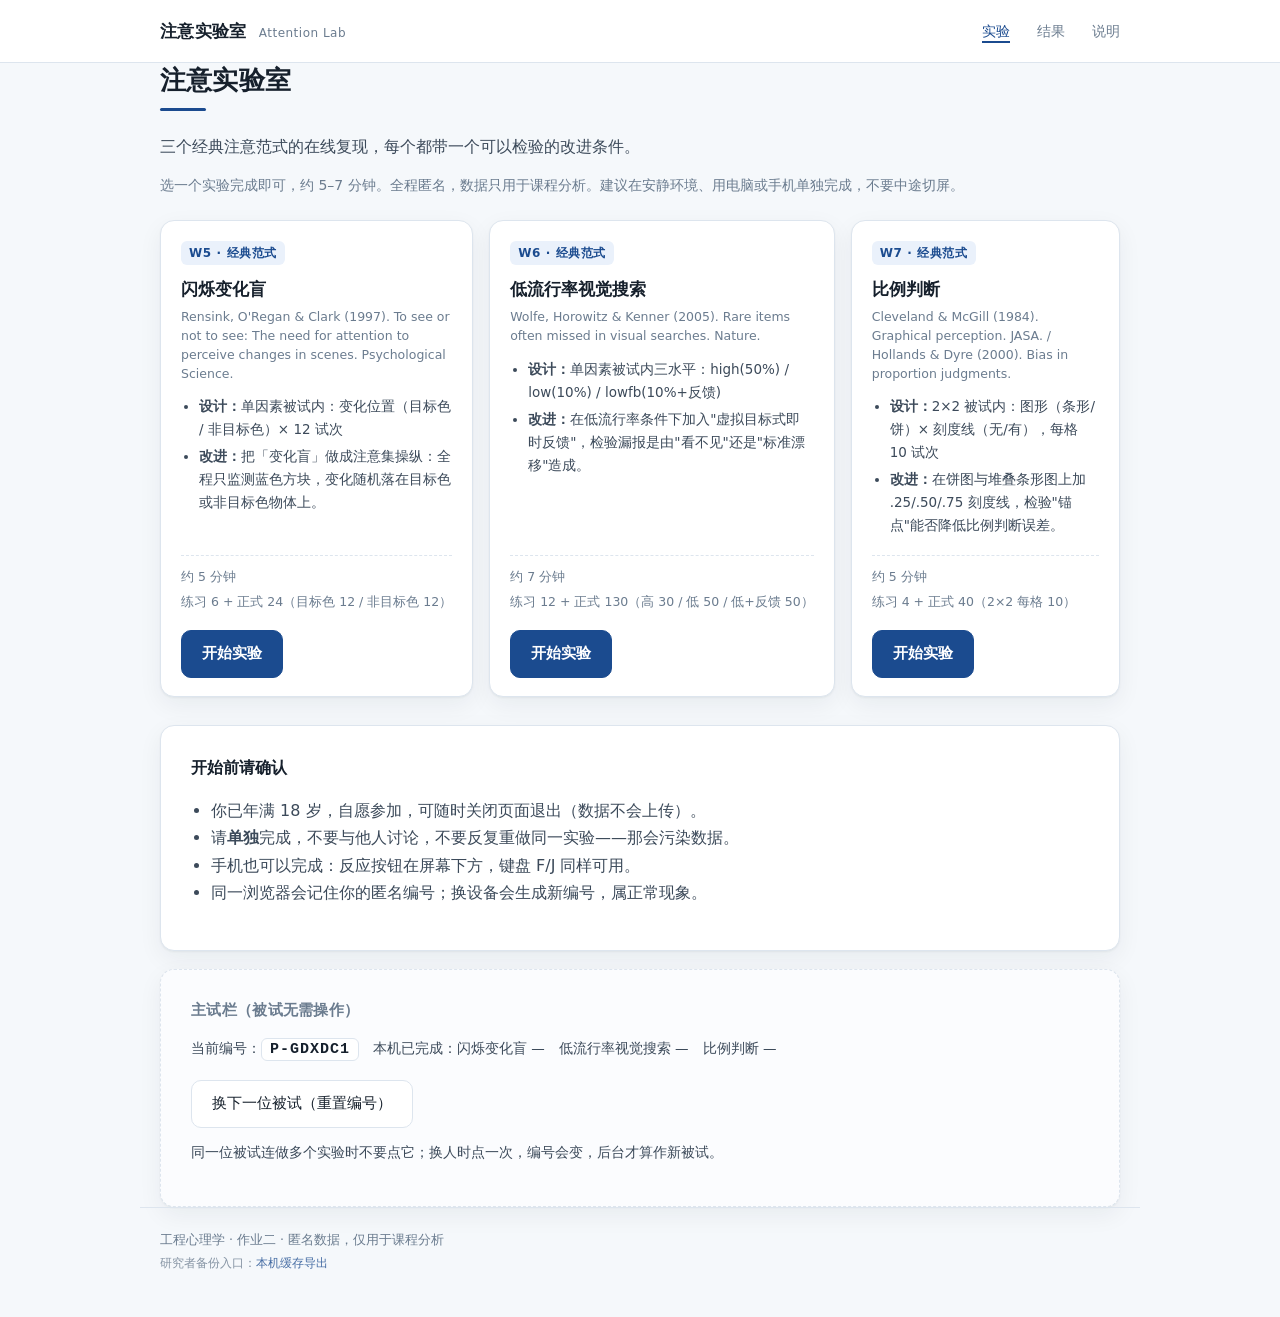
<file: index.html>
<!DOCTYPE html>
<html lang="zh-CN">
<head>
  <meta charset="utf-8">
  <meta name="viewport" content="width=device-width, initial-scale=1">
  <title>注意实验室 · Attention Lab</title>
  <meta name="description" content="实验心理学课程作业二：三个经典注意实验的复现与改进">
  <link rel="stylesheet" href="css/style.css">
</head>
<body>
  <header class="topbar">
    <div class="wrap topbar-inner">
      <a class="brand" href="#/">
        注意实验室
        <span class="brand-sub">Attention Lab</span>
      </a>
      <nav class="nav">
        <a href="#/" data-nav="home">实验</a>
        <a href="#/results" data-nav="results">结果</a>
        <a href="#/about" data-nav="about">说明</a>
      </nav>
    </div>
  </header>

  <main id="view" class="wrap"></main>

  <footer class="wrap foot">
    <p>工程心理学 · 作业二 · 匿名数据，仅用于课程分析</p>
    <p class="foot-dim">
      研究者备份入口：<a href="#/researcher">本机缓存导出</a>
    </p>
  </footer>

  <noscript>
    <p style="padding:24px;text-align:center">本实验需要 JavaScript，请启用后重新打开。</p>
  </noscript>

  <!-- 依赖顺序：配置 → 引擎 → 统计 → 数据 → 各实验 → 结果页 → 路由 -->
  <script src="js/config.js"></script>
  <script src="js/core.js"></script>
  <script src="js/stats.js"></script>
  <script src="js/data.js"></script>
  <script src="js/exp1-cb.js"></script>
  <script src="js/exp2-lp.js"></script>
  <script src="js/exp3-cm.js"></script>
  <script src="js/results.js"></script>
  <script src="js/app.js"></script>
</body>
</html>
</file>
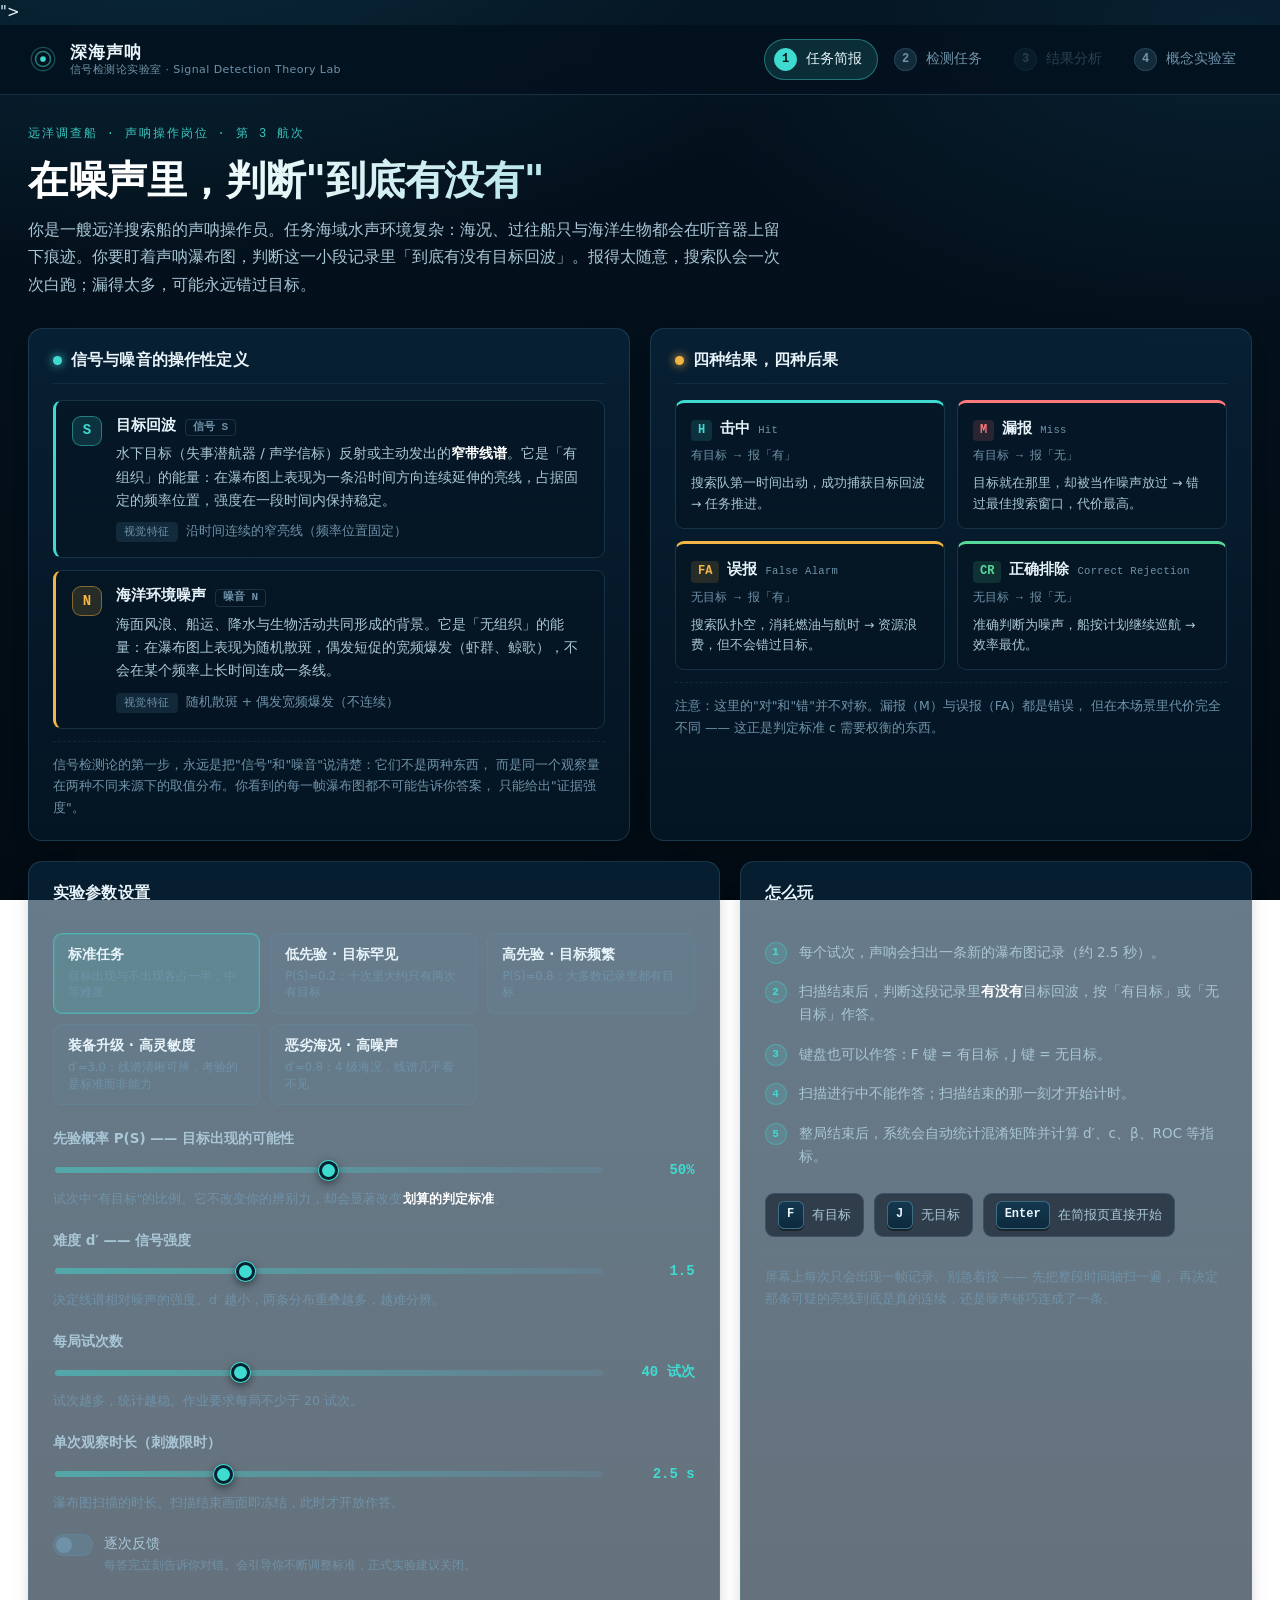
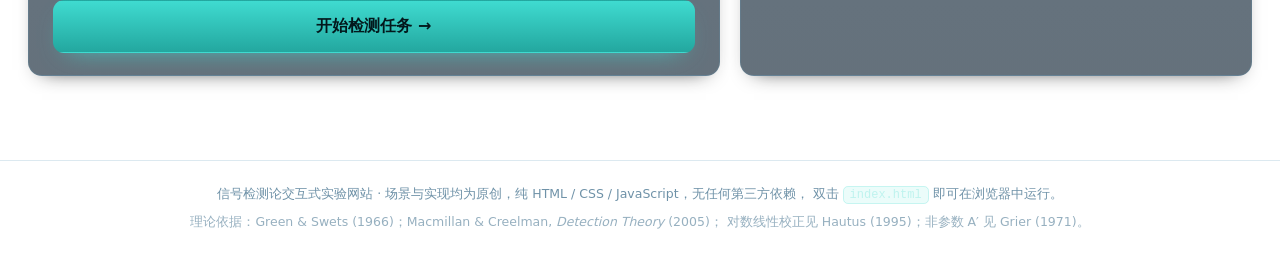
<file: archive/hw1/index.html>
<!DOCTYPE html>
<html lang="zh-CN" data-page-node-id="7BlGP3czFc0zTaChG8Geoq">
<head data-page-node-id="wyABZl23U43G0WEA0RpFrp">
<meta charset="utf-8" data-page-node-id="9tWLYR9eOHcnWnOsIxpgYl">
<meta name="viewport" content="width=device-width, initial-scale=1" data-page-node-id="ko4rNlrqqVmqE0k4zs28iP">
<title>深海声呐 · 信号检测论实验室</title>
<meta name="description" content="信号检测论（SDT）交互式实验网站：在深海声呐场景中完成目标检测任务，自动计算混淆矩阵、d′、c、β、A′、ROC 等指标，并提供可交互的概念实验室。" data-page-node-id="bJcnFSI2OYk65TBo6gGGTu">
<link rel="icon" href="data:image/svg+xml,<svg xmlns='http://www.w3.org/2000/svg' viewBox='0 0 32 32' data-page-node-id="MXE3FrBdM17u8Ltqky6Mfi"><rect width='32' height='32' rx='7' fill='%23061a2b' data-page-node-id="VFjueI061GlliiOvg3DtAs"/><circle cx='16' cy='16' r='3' fill='%233fdbd0' data-page-node-id="fHzxyOEwPS1XQd92Go2eyU"/><circle cx='16' cy='16' r='8' fill='none' stroke='%233fdbd0' stroke-opacity='.55' stroke-width='1.6' data-page-node-id="Gk4f6tbzfD8nGVSi1wwIhV"/><circle cx='16' cy='16' r='12.5' fill='none' stroke='%233fdbd0' stroke-opacity='.3' stroke-width='1.4' data-page-node-id="dNntcZrvxB0mwvcRiQEsen"/></svg>">
<link rel="stylesheet" href="css/base.css" data-page-node-id="20A9qHvudf6NGaCtLh5nTD">
<link rel="stylesheet" href="css/layout.css" data-page-node-id="5247QUHQQzCSi4FcL2VfjC">
<link rel="stylesheet" href="css/components.css" data-page-node-id="BhVyPoBjnROYNOfTWkRZdr">
</head>
<body data-page-node-id="KMqChKcDBBmf2ZVCAtJHI1">
<div class="app" data-page-node-id="LkLLp1mMcD1yYskjSVKqmv">

  <!-- ==================== 顶栏 ==================== -->
  <header class="topbar" data-page-node-id="akEOlAfJltoRnHvlLGiuGM">
    <div class="brand" data-page-node-id="9McdlECTdHpgb4ddFXzQdY">
      <svg class="brand__mark" viewBox="0 0 32 32" aria-hidden="true" data-page-node-id="N9kA8Bva1Fd8Go0u9RXlaa">
        <circle cx="16" cy="16" r="3" fill="currentColor" data-page-node-id="Ai5U2BiWhGFOWILEtR5WDG"/>
        <circle cx="16" cy="16" r="8" fill="none" stroke="currentColor" stroke-opacity=".55" stroke-width="1.6" data-page-node-id="KB8UTiGxVOA1N0pd7VKI6u"/>
        <circle cx="16" cy="16" r="12.5" fill="none" stroke="currentColor" stroke-opacity=".3" stroke-width="1.4" data-page-node-id="CLDfYKQme6FrIjuFEDPbCb"/>
      </svg>
      <div class="brand__text" data-page-node-id="MB4AXKsSFIrPK5TK0GABhn">
        <strong data-page-node-id="qxWQzHKXdoRilbg0R7Lvjv">深海声呐</strong>
        <em data-page-node-id="euWVPPZPiSU7z0U5lnoyQ6">信号检测论实验室 · Signal Detection Theory Lab</em>
      </div>
    </div>
    <nav class="steps" aria-label="实验步骤" data-page-node-id="X3ulW4NpvbdZObWDbcFFCN">
      <button type="button" class="step is-active" data-step="brief" data-page-node-id="la6y9DVtshYQsTGi5sPqgA"><i data-page-node-id="xK4MlSJe4XYgWPmhwBHWIY">1</i><span data-page-node-id="NKGFMX1fCAO6oPAsygHMXI">任务简报</span></button>
      <button type="button" class="step" data-step="task" data-page-node-id="2041xVu7pPSWplzJXY2FOJ"><i data-page-node-id="xwkf884Dhe14pU7mX9raEM">2</i><span data-page-node-id="pCgvW5BjVrBEZErt6HfWSM">检测任务</span></button>
      <button type="button" class="step" data-step="result" data-page-node-id="PQcHBByNVxGDVcxCSAduGY"><i data-page-node-id="jhv9wD1ARdsYKZxF9oRCsx">3</i><span data-page-node-id="pjqszpB730hvT2ItxRJPzF">结果分析</span></button>
      <button type="button" class="step" data-step="concept" data-page-node-id="GkDfhhG8w5beSZKCt3lyY5"><i data-page-node-id="1j1TdkW4HC8uWmtS5qddqH">4</i><span data-page-node-id="rzoupHdYaGDXM9Gcl3jlB9">概念实验室</span></button>
    </nav>
  </header>

  <main class="main" data-page-node-id="QatC3mEPXrXlIKf8vyCxgE">

    <!-- ==================== ① 任务简报 ==================== -->
    <section class="view is-active" id="view-brief" data-page-node-id="hoDFfxwfCQE98TpZCjoFSO">
      <div class="hero" data-page-node-id="p2mnXRYIQP3mFeQxQ5j41k">
        <p class="hero__kicker" data-page-node-id="9jtTaQ389BshIBya3Hzhn8">远洋调查船 · 声呐操作岗位 · 第 3 航次</p>
        <h1 class="hero__title" data-page-node-id="j2J6HETAFLfHwzNcE45X8t">在噪声里，判断"到底有没有"</h1>
        <p class="hero__lead" id="heroLead" data-page-node-id="n93bffi6VSSy9IlBC7XZ0O"></p>
      </div>

      <div class="grid grid--2" data-page-node-id="mh4OYjknqUsEZmnd5PBxS3">
        <div class="card" data-page-node-id="YHXNMhuOV8GDgReVHERzRC">
          <h3 class="card__title" data-page-node-id="v47sYOAUiN5K6exq9CSTU6"><span class="dot dot--s" data-page-node-id="x23sEWSLybrQR3XGw7Alld"></span>信号与噪音的操作性定义</h3>
          <div id="signalDef" data-page-node-id="uGwqHdYwt0CWUKAQ18opu3"></div>
          <div id="noiseDef" data-page-node-id="QquxC7E4qbPGOKV4JtIwdt"></div>
          <p class="hint" data-page-node-id="ncrM344EfCOXHOnh6KALZf">
            信号检测论的第一步，永远是把"信号"和"噪音"说清楚：它们不是两种东西，
            而是同一个观察量在两种不同来源下的取值分布。你看到的每一帧瀑布图都不可能告诉你答案，
            只能给出"证据强度"。
          </p>
        </div>

        <div class="card" data-page-node-id="D4xVIPqUletM8Kg421m4Ny">
          <h3 class="card__title" data-page-node-id="7TEWwcKC0i9ehIV2fQpZ1L"><span class="dot dot--n" data-page-node-id="A8sFWHB9K1mGK9t9we21ve"></span>四种结果，四种后果</h3>
          <div id="outcomeGrid" class="outcome-grid" data-page-node-id="KLkPV7eeDn1N8gnUzgTzBS"></div>
          <p class="hint" data-page-node-id="lT7LHTldOm7NqUDjdMDLgv">
            注意：这里的"对"和"错"并不对称。漏报（M）与误报（FA）都是错误，
            但在本场景里代价完全不同 —— 这正是判定标准 c 需要权衡的东西。
          </p>
        </div>
      </div>

      <div class="grid grid--params" data-page-node-id="V1g8ENcWrAQSFfIzaHyQUh">
        <div class="card card--params" data-page-node-id="7j3a37SPQuz51Ymnu9CrWt">
          <h3 class="card__title" data-page-node-id="ONESAwLX2KONCkls1KthjN">实验参数设置</h3>

          <div class="presets" id="presetRow" data-page-node-id="Y2OyWLC7dx4wvJlO0oiaVa"></div>

          <div class="field" data-page-node-id="ZrwrWFtChzjP1fjiXWPny4">
            <label for="briefPrior" data-page-node-id="oJLsPINSTv8a11nrsgmTQ1">先验概率 P(S) —— 目标出现的可能性</label>
            <div class="field__row" data-page-node-id="K6r3UCJDDXD8pLqoBM2DlY">
              <input type="range" id="briefPrior" min="0.1" max="0.9" step="0.05" value="0.5" data-page-node-id="7LpKbXwYMOWNruB0EnFEYh">
              <output id="briefPriorVal" data-page-node-id="bOOLbP4Ie4tO2jeBt1c7Da">50%</output>
            </div>
            <p class="field__hint" data-page-node-id="rMpsuqQC2QFiRwZq8yXDAi">试次中"有目标"的比例。它不改变你的辨别力，却会显著改变<b data-page-node-id="Hft3xPHnHNP45wN5BqUQnF">划算的判定标准</b>。</p>
          </div>

          <div class="field" data-page-node-id="DsPvkE0BaFDlz0DUnNoVCu">
            <label for="briefDp" data-page-node-id="eEBVJxvZLmBw9TKwmOLjP2">难度 d′ —— 信号强度</label>
            <div class="field__row" data-page-node-id="zMSPVyaAP91x0qSG09062M">
              <input type="range" id="briefDp" min="0.2" max="4" step="0.1" value="1.5" data-page-node-id="yppPCjrNb9YnVaGyjKa4AC">
              <output id="briefDpVal" data-page-node-id="dtGThOogVGJC5iX4wWjxzf">1.5</output>
            </div>
            <p class="field__hint" data-page-node-id="ExdcHiWSZ7kmNeCJWMewWL">决定线谱相对噪声的强度。d′ 越小，两条分布重叠越多，越难分辨。</p>
          </div>

          <div class="field" data-page-node-id="qaXEhrqDSAzDROeRUJz2yD">
            <label for="briefTrials" data-page-node-id="Tt7C7iXgzG2CH1ZH1KA8O5">每局试次数</label>
            <div class="field__row" data-page-node-id="sUiwktQyqx66S1zWOlZvyN">
              <input type="range" id="briefTrials" min="20" max="80" step="10" value="40" data-page-node-id="Hs3PtaXycUfkBscQFfmym6">
              <output id="briefTrialsVal" data-page-node-id="EwEiXvVA79ASknUH2jo2v2">40 试次</output>
            </div>
            <p class="field__hint" data-page-node-id="sschGMr9vofK6rsmvBGJMw">试次越多，统计越稳。作业要求每局不少于 20 试次。</p>
          </div>

          <div class="field" data-page-node-id="7pjSyeOJBLcYHvzM27i9GS">
            <label for="briefObserve" data-page-node-id="KGB8NLLn9JCZN6LcseEbot">单次观察时长（刺激限时）</label>
            <div class="field__row" data-page-node-id="udlPPEXn9UTlUXeZQpMnhm">
              <input type="range" id="briefObserve" min="1000" max="6000" step="500" value="2500" data-page-node-id="plM8fCIIcrfiQJgfB5nB3I">
              <output id="briefObserveVal" data-page-node-id="XJEn34MxC0OdMm0NVcEYGC">2.5 s</output>
            </div>
            <p class="field__hint" data-page-node-id="WIlUFTDo97PBdhEvHvk8Vx">瀑布图扫描的时长。扫描结束画面即冻结，此时才开放作答。</p>
          </div>

          <label class="switch" data-page-node-id="wcKtSG6NmRjxhxsRkfpHKa">
            <input type="checkbox" id="briefFeedback" data-page-node-id="Ug959cTEFhEq67kaVaVYTf">
            <span class="switch__box" aria-hidden="true" data-page-node-id="SdpTJRUuTcbSwCvXF2iACZ"></span>
            <span class="switch__text" data-page-node-id="FUHe6fuqXtojD2andeuvT4">逐次反馈
              <em data-page-node-id="60XclOyJpwLaSvEPCs1J3Y">每答完立刻告诉你对错。会引导你不断调整标准，正式实验建议关闭。</em>
            </span>
          </label>

          <button type="button" class="btn btn--primary btn--lg" id="btnStart" data-page-node-id="t12i7XGU9ZLYHpAgkNeBtZ">开始检测任务 →</button>
        </div>

        <div class="card card--how" data-page-node-id="ilGMRxwBnBwGJX9DSWS9D1">
          <h3 class="card__title" data-page-node-id="rVaFl3lU1DBUwUe1tJzWDh">怎么玩</h3>
          <ol class="instructions" id="instructionList" data-page-node-id="nmhmD6OflPD4FRalyrFeoa"></ol>
          <div class="keymap" data-page-node-id="FGJ3mCiJdb26df66F9cFVU">
            <div class="keymap__item" data-page-node-id="6pe2eCkoHT6WJxYREVnUD9"><kbd data-page-node-id="oVSLklXcJqLoCvXy2IapTS">F</kbd><span data-page-node-id="GO8zElaJ2QVxrXzM0HOFWc">有目标</span></div>
            <div class="keymap__item" data-page-node-id="2sSzzHEAkoQ8N6CQyy86SN"><kbd data-page-node-id="iVZE7jPQ5X0LDC63FQSzNU">J</kbd><span data-page-node-id="skb2Wx2rusFIXa3nLxcMHd">无目标</span></div>
            <div class="keymap__item" data-page-node-id="3g2b582p30hC4YY3AZrNLx"><kbd data-page-node-id="pnfGA0oJN3PCaYlEe4P6Wz">Enter</kbd><span data-page-node-id="CpQijhM1SA5N7XHLoSzsSF">在简报页直接开始</span></div>
          </div>
          <p class="hint" data-page-node-id="RE0rpJbbsudJnggxwankcZ">
            屏幕上每次只会出现一帧记录。别急着按 —— 先把整段时间轴扫一遍，
            再决定那条可疑的亮线到底是真的连续，还是噪声碰巧连成了一条。
          </p>
        </div>
      </div>
    </section>

    <!-- ==================== ② 检测任务 ==================== -->
    <section class="view" id="view-task" data-page-node-id="nz0o1MCSIUMERn4l929Y2w">
      <div class="hud" data-page-node-id="HJ3sPuIr0K5S0gdRvQ0CCi">
        <div class="hud__item" data-page-node-id="dfhWLhFnfcjWOZeEwugeVJ"><span data-page-node-id="qWFGIdfy5HPmztKQUfQpTn">试次</span><b id="hudTrial" data-page-node-id="OKS8li7Yn9tYv9FvXjrBuB">— / —</b></div>
        <div class="hud__item" data-page-node-id="UBk8C2CjrCy1ARYBc9uiNB"><span data-page-node-id="TsulBfpW7xOzaVaUnxIEsO">先验 P(S)</span><b id="hudPrior" data-page-node-id="cgMkEOn7akf9QXKdb3lJ1y">—</b></div>
        <div class="hud__item" data-page-node-id="PxJQAF1eTOB6nguvkZYnvv"><span data-page-node-id="jvXCFCsCctzMIUMODWRpBz">难度 d′</span><b id="hudDp" data-page-node-id="r0aAKyn8tTsaruHRbFAU5F">—</b></div>
        <div class="hud__item" data-page-node-id="1IPqEbtTaj9YOahHKv6SJq"><span data-page-node-id="gMaR4WOSX0cmTvu5vltz9A">观察时长</span><b id="hudObserve" data-page-node-id="CDIHV3J2JXGY4NYA5kx2Ks">—</b></div>
        <div class="task-banner task-banner--muted" id="taskBanner" data-page-node-id="A6QuMH64HkFg7NSP3y5KzM">准备中…</div>
      </div>

      <div class="sonar" data-page-node-id="11ySGKfUhGrFl3yKl5Gu6B">
        <canvas id="sonarCanvas" aria-label="声呐瀑布图" data-page-node-id="0rM2Nl0YlHpHtTEpEJ8ZxL"></canvas>
        <div class="sonar__scan" data-page-node-id="hvk4ZrFJ2rlqSMOSGGxYDn"><div class="sonar__scan-fill" id="timerFill" data-page-node-id="FBruBeFHicpdU9JQwYM8rF"></div></div>
      </div>

      <div class="respond" data-page-node-id="juNxMKpymbzqXGApqA3dx6">
        <button type="button" class="btn btn--yes" id="btnYes" disabled data-page-node-id="sPttHlYyCZn5xW4RCEPJWn">
          <span class="btn__key" data-page-node-id="4AwtATGIv2lpJUpgAZhaov">F</span>
          <span class="btn__label" data-page-node-id="AojZFpQzgy0BYxEijrJoMh">有目标</span>
          <span class="btn__sub" data-page-node-id="77g2ls25o0URL2e8R4h9tW">Signal present</span>
        </button>
        <button type="button" class="btn btn--no" id="btnNo" disabled data-page-node-id="Ov05H5rwtBSJW9ln4Jtv9b">
          <span class="btn__key" data-page-node-id="bTUf41swe4dTtXeBKvyqmR">J</span>
          <span class="btn__label" data-page-node-id="R3YWiE3aLYFyL7CKqdjCBT">无目标</span>
          <span class="btn__sub" data-page-node-id="wbWfKKBNSCdutwiOwAGB9o">Noise only</span>
        </button>
      </div>

      <p class="task-tip" data-page-node-id="kGyIvpCZOeZbNWH7RuY0NC">
        提示：扫描过程中不能作答。真正难的不是"看见"，而是<b data-page-node-id="UxYOFhosWcXABW7nIYY0mG">在同一条模糊的亮线上，决定报还是不报</b> ——
        那才是 c。
      </p>
    </section>

    <!-- ==================== ③ 结果分析 ==================== -->
    <section class="view" id="view-result" data-page-node-id="iZuTpM8378p1gY9BHbJ5kR">
      <div class="result-head" data-page-node-id="jyZg0SKSHNU1aAhQI360AR">
        <div data-page-node-id="AxasMBifFt1fZF6v5QBo64">
          <p class="hero__kicker" data-page-node-id="vbwMFDcj8T0Jn6C80SqoGf">本局结果</p>
          <h2 class="result-head__title" data-page-node-id="fRABVerPCt7u58OtXOFVQa">你的检测成绩</h2>
        </div>
        <div class="result-meta" id="resultMeta" data-page-node-id="aCmR30beHTn4D7epf9YgJt"></div>
      </div>

      <div class="kpi-grid" id="kpiGrid" data-page-node-id="LdxViO0wLLZLQLSdHFNwGx"></div>

      <div class="grid grid--2" data-page-node-id="w1z4DIb8JOyShqGoDRGGsp">
        <div class="card" data-page-node-id="UQs8TKWUVWkWTBEZNutVWV">
          <h3 class="card__title" data-page-node-id="7gWIJbV3IGRxxYxu70ez3Y">混淆矩阵</h3>
          <div id="matrixGrid" data-page-node-id="ncFA9cRHpJhUKLj03ob0SF"></div>
        </div>
        <div class="card" data-page-node-id="f3sX8r0jJ7NHuDlhYmcQ8t">
          <h3 class="card__title" data-page-node-id="dwIERjcEp0IQr3qqMUirvJ">结果解读</h3>
          <div class="narrative" id="resultNarrative" data-page-node-id="6q5mKNHChscEhoZz17NWJH"></div>
        </div>
      </div>

      <div class="grid grid--2" data-page-node-id="gD0AWaUSwX4tdj4n0AF7oJ">
        <div class="card" data-page-node-id="0o8iF0OeEJdjWk0k7LwgZF">
          <h3 class="card__title" data-page-node-id="RH8d89pMnPVx3aKVxZOQVH">为什么光看"准确率"不够？</h3>
          <div class="chart-box" data-page-node-id="TnINxlb5orfJPn1d9BchWE"><canvas id="accCanvas" aria-label="准确率与偷懒基线对比" data-page-node-id="fzCfUnCzm6HeQNUuMYIPZ7"></canvas></div>
          <p class="caption" data-page-node-id="fwfEgVunldCBvjh0VQZ1Yv">
            准确率把"看先验猜"和"看得清"混在一个数字里。先验偏离 50% 越远，这个数字就越不可信。
          </p>
        </div>
        <div class="card" data-page-node-id="svzRHRyONNmbKVq34qzGGh">
          <h3 class="card__title" data-page-node-id="PrRNhPEZDJVVo2ZBk0WE4j">两个分布与你的判定标准</h3>
          <div class="chart-box chart-box--tall" data-page-node-id="XcjF7p4EBJocuyGODjfEIi"><canvas id="distCanvas" aria-label="噪音与信号分布" data-page-node-id="JMznmIDocrxMfyVL7uGEfg"></canvas></div>
          <p class="caption" id="distCaption" data-page-node-id="UDrxos2yAUYcmvC0y4Q7fD"></p>
        </div>
      </div>

      <div class="grid grid--2" data-page-node-id="kTIV4t4rO71KFtkqux0sTU">
        <div class="card" data-page-node-id="Vott2jRhpxBskBI9CVWyLV">
          <h3 class="card__title" data-page-node-id="ZLJ76DJFCoM5SzniwLQXfi">ROC 曲线</h3>
          <div class="chart-box chart-box--tall" data-page-node-id="td9HaHr2t3myYMSV3URDo6"><canvas id="rocCanvas" aria-label="ROC 曲线" data-page-node-id="JQk0Mr4VJFLniJfZZSe40m"></canvas></div>
          <p class="caption" id="rocCaption" data-page-node-id="3AxhtTJK5DrSn5io0rOrmB"></p>
        </div>
        <div class="card" data-page-node-id="3AyqwVOlo6WGAtMHQFWOeU">
          <h3 class="card__title" data-page-node-id="R8GWuxRPEQeNQMGp7upeBr">多局对比</h3>
          <div class="table-wrap table-wrap--short" data-page-node-id="4sKN9XXmgDPsERbWIfuKEc">
            <table class="tbl" data-page-node-id="lN4XiAsvZo8QDadYIM74l9">
              <thead data-page-node-id="fAHOuX3edex78BKhlOPdEb">
                <tr data-page-node-id="dYXwQd4nhNHS7KcrOIfeVH">
                  <th data-page-node-id="Zda8Ox3GH3bAcxZXbsuFZT">局</th><th data-page-node-id="BpggEfFTFB7anvIp5z9QRk">先验</th><th data-page-node-id="ZDpfNLW2HaMZ3Kwv1cpcq6">设计 d′</th><th data-page-node-id="VKkkR7ZcI2ZMOihFyvNWwW">试次</th>
                  <th data-page-node-id="1OuzrGAL8Q8j876IgFfNap">实测 d′</th><th data-page-node-id="8do3Av4mkNRfH9nboJHwRC">c</th><th data-page-node-id="DlEDIB4bz7dKcNpRSLp3Ga">β</th><th data-page-node-id="vnwLjYs8VBY1A8HYyLDMmi">准确率</th>
                </tr>
              </thead>
              <tbody id="historyTableBody" data-page-node-id="L5L6tDbL8W2l2qEmJTNc08"></tbody>
            </table>
          </div>
          <div class="result-actions" data-page-node-id="jknSVRFLFZEgovardpjC0i">
            <button type="button" class="btn btn--ghost" id="btnExport" data-page-node-id="zWI3qenzqiZyyfKj8lToql">导出逐试次 CSV</button>
            <button type="button" class="btn btn--ghost" id="btnClearHistory" data-page-node-id="RJw0i8Jc5DfgVV17zDkBOa">清空历史</button>
          </div>
        </div>
      </div>

      <div class="card" data-page-node-id="4qbs6kfWAJybQYG7GMm8aW">
        <h3 class="card__title" data-page-node-id="MecHCAxqcS6A0urAqEAfqb">逐试次明细</h3>
        <div class="table-wrap" data-page-node-id="tfRltLydhmwMSgDvQsdF8S">
          <table class="tbl tbl--striped" data-page-node-id="5t6zEGmd0Wl4RAqk4bS5Es">
            <thead data-page-node-id="A7TsdoAUD9qOGAAuSbcyyX">
              <tr data-page-node-id="UPR5jOPmIaljmcFuFkcm5G">
                <th data-page-node-id="2PtGh4COdP4CjxnDYzhBKC">试次</th><th data-page-node-id="VtPt84B5rC3l29t6ot6R8U">真实状态</th><th data-page-node-id="0Dxkv2aGDCfUbgDdulv0Us">你的回答</th><th data-page-node-id="gUt8KDanoe7tzV70nth8WD">结果</th>
                <th data-page-node-id="sIrnpoV03H0gUVpUxcxtTM">反应时 (s)</th><th data-page-node-id="u59hfM1qqouVerP8zbrigY">目标频率 (kHz)</th><th data-page-node-id="KQREEcMsOYEx0A7eIBC5ia">宽频爆发</th>
              </tr>
            </thead>
            <tbody id="trialTableBody" data-page-node-id="cne9SNEAuDMDRBHEZMgmTh"></tbody>
          </table>
        </div>
      </div>

      <div class="result-actions result-actions--center" data-page-node-id="BFW0vmBzRTYJrsvKvtbvZL">
        <button type="button" class="btn btn--primary" id="btnRedo" data-page-node-id="w3nIOGlM90XqZX9CWJKbNN">用同样参数再来一局</button>
        <button type="button" class="btn btn--ghost" id="btnRetune" data-page-node-id="0UJY4pPAN9U2zyHeGZoFPC">换一组参数</button>
      </div>
    </section>

    <!-- ==================== ③ 概念实验室 ==================== -->
    <section class="view" id="view-concept" data-page-node-id="2iiqWrbLEhM5Q9WF70e6di">
      <div class="hero hero--slim" data-page-node-id="gtPgWQ0xDkDyAlYcFT0xgv">
        <p class="hero__kicker" data-page-node-id="UYPDoP4udzgS9WSHoK6fur">概念实验室</p>
        <h2 class="hero__title" data-page-node-id="cgMLWVKSZMyj6XtTUW9LN5">把 d′ 和 c 拖起来看</h2>
        <p class="hero__lead" data-page-node-id="N4jvy7oOJqrDQqVeuHIhKI">
          这里的每一条曲线都是公式算出来的，不是画上去的。拖动滑块，观察
          <b data-page-node-id="RCEMXF82OsSIdDDdqzWIHn">辨别力</b>（两个分布的距离）和<b data-page-node-id="pRfgnx0xl7MzChWGYb8Ljl">判定标准</b>（那根竖线）分别改变了什么。
        </p>
      </div>

      <div class="grid grid--concept" data-page-node-id="8S5qZpWvW8SqWeGq4AQWJI">
        <div class="card card--controls" data-page-node-id="4yyAHAuxchvds60YaFcBwj">
          <h3 class="card__title" data-page-node-id="5Hw79PZ1cmux68KK4IJKW9">参数</h3>

          <div class="field" data-page-node-id="jscvcKvIQt2CEsA7lSmE88">
            <label for="cDp" data-page-node-id="IAbEeB3HKCLPtlZtSUVG1t">辨别力 d′</label>
            <div class="field__row" data-page-node-id="JU9SJdKLPnBXfAYivXakWV">
              <input type="range" id="cDp" min="0" max="4" step="0.1" value="1.5" data-page-node-id="N1wdqshAtPpfyTiRU53Lma">
              <output id="cDpVal" data-page-node-id="kIloA8VQZPE2Y8KHh2mzDX">1.5</output>
            </div>
            <p class="field__hint" data-page-node-id="ES0elFBweii8rznIiH05mF">两个分布均值之间的距离。调大它，两条曲线分开。</p>
          </div>

          <div class="field" data-page-node-id="mIelh9u5HFWRPyJxIuwgEm">
            <label for="cC" data-page-node-id="NG1NUx9zCVS4Ou9vu4EpEY">判定标准 c</label>
            <div class="field__row" data-page-node-id="RqOcoUiFSmISfWn9VYpkfF">
              <input type="range" id="cC" min="-2" max="2" step="0.05" value="0" data-page-node-id="yZxxf5Wmf5OzwV4zR9mt4j">
              <output id="cCVal" data-page-node-id="kubBuXVpx5suLJlbEDGmq0">0.00</output>
            </div>
            <p class="field__hint" data-page-node-id="gSu1iJqSqTmnoGirETKKeQ">c &gt; 0 保守（少报"有"），c &lt; 0 宽松（多报"有"）。</p>
          </div>

          <div class="field" data-page-node-id="cmdkDcyAlJil0htdA56SzZ">
            <label for="cPrior" data-page-node-id="cR0jvPryUn1HXtZTxDic3q">先验概率 P(S)</label>
            <div class="field__row" data-page-node-id="nnZ0jyzxfTPa2LBoJzE2NA">
              <input type="range" id="cPrior" min="0.1" max="0.9" step="0.05" value="0.5" data-page-node-id="4mxdn5vuwtpp45FGLTblTK">
              <output id="cPriorVal" data-page-node-id="Ie3ft21NBX0wiZmm9qIHzf">50%</output>
            </div>
            <p class="field__hint" data-page-node-id="M1hpF1Yu8khqGxPoHBPljd">影响最优判定标准 c*，不影响 d′。</p>
          </div>

          <h3 class="card__title card__title--sub" data-page-node-id="6ZEjGPBF4pJLF3EBZy4afT">支付矩阵（相对价值）</h3>
          <div class="payoff" data-page-node-id="80jFxJFEN5fyKQforCQrat">
            <label data-page-node-id="HhQ1xMkSPPnjzIXAgBdHsJ">击中 V<sub data-page-node-id="JkcX1sXHCO1T5uhEH1WKKK">H</sub><input type="number" id="payVH" value="10" step="1" data-page-node-id="xIccHHSil8braqDJuDpfgr"></label>
            <label data-page-node-id="LBERX1MtCeBSTqUxj7uEBF">正确排除 V<sub data-page-node-id="BkSe4NPIXTfTkAzrHXFwjm">CR</sub><input type="number" id="payVCR" value="2" step="1" data-page-node-id="4G7NUsEHelCRXefMLRapnJ"></label>
            <label data-page-node-id="wgQobEtW6mzZr1Y2EkRUya">误报 V<sub data-page-node-id="3d3hiPBF6mIM1zlL857BUl">FA</sub><input type="number" id="payVFA" value="-4" step="1" data-page-node-id="ccoVLqBy6oEmFMquq4kcxH"></label>
            <label data-page-node-id="OfEYoS7QEvILIinqpIsxZY">漏报 V<sub data-page-node-id="A1sosNZwWCg4VxNgqoC8Gy">M</sub><input type="number" id="payVM" value="-20" step="1" data-page-node-id="ZFFCWwJS8IX8HXwLkNvHFR"></label>
          </div>

          <label class="switch switch--tight" data-page-node-id="VIxC9U59inDGHFFUTWwkrN">
            <input type="checkbox" id="chkOptimal" checked data-page-node-id="PvaXG87xJ811VM77TQ0BCn">
            <span class="switch__box" aria-hidden="true" data-page-node-id="qrHNqwOnnEamXaDRBHHu0L"></span>
            <span class="switch__text" data-page-node-id="tuwBBqp2xx0plrqMxL0IsV">显示最优判定标准 c*</span>
          </label>
          <label class="switch switch--tight" data-page-node-id="LhSb1D9IBv1Sq9SpaHQGOA">
            <input type="checkbox" id="chkZRoc" data-page-node-id="fnbWumLRtyPVT3BTH8mOlN">
            <span class="switch__box" aria-hidden="true" data-page-node-id="sLqojWWxcq7BJ32dooABtn"></span>
            <span class="switch__text" data-page-node-id="MQUue9kyZUCiYpBmbf3B0K">ROC 切换到 z 坐标</span>
          </label>

          <button type="button" class="btn btn--ghost btn--block" id="btnConceptReset" data-page-node-id="a1fMHhIwL60GUl74EEfl1Z">恢复默认</button>
        </div>

        <div class="stack" data-page-node-id="WiSQAWRU4vdKjbN15iRxms">
          <div class="card" data-page-node-id="1mUG9xsUk4TtpnAnyUYyvE">
            <h3 class="card__title" data-page-node-id="vPacOjvgw98WuC3ALiBs7O">两个分布与判定标准</h3>
            <div class="chart-box chart-box--tall" data-page-node-id="1qv1mlUN6PFOAFSPF4GjPA"><canvas id="conceptDistCanvas" aria-label="双分布交互图" data-page-node-id="uX0zBEqJPE0hd2pCz0gHjz"></canvas></div>
            <p class="caption" data-page-node-id="bCBz9dpYRuJQ3Bbh2qzV23">
              橙色曲线是噪音分布 N(0,1)，青色曲线是信号分布 N(d′,1)。竖线是判定标准：
              落在它右边的"噪音"会被误报（橙色阴影），落在它右边的"信号"会被击中（青色阴影）。
              紫色虚线是给定先验与支付矩阵下的最优标准 c*。
            </p>
          </div>

          <div class="grid grid--2" data-page-node-id="WgKugHHl17kcaa8DLxrSz5">
            <div class="card" data-page-node-id="3wtXMqDVxQkYXpxBcxAB8t">
              <h3 class="card__title" data-page-node-id="61d12AUqJIuzBfSECGskiE">ROC / z-ROC</h3>
              <div class="chart-box chart-box--tall" data-page-node-id="DzamJadrV30bGV7NRL2kV8"><canvas id="conceptRocCanvas" aria-label="ROC 曲线" data-page-node-id="AgmgzfzepfkwBzCNeNaiKS"></canvas></div>
              <p class="caption" data-page-node-id="oFsm2xfUhAMCivgg79Cgwe">
                固定 d′、把所有 c 走一遍，得到的轨迹就是 ROC。等方差模型下，
                换到 z 坐标后它是一条<b data-page-node-id="96HxdA3Z45o1kX7BgkH6pR">斜率 1 的直线</b>，纵轴截距恰好等于 d′。
              </p>
            </div>
            <div class="card" data-page-node-id="DGHJBWUMmKF7K35Fiuf8K4">
              <h3 class="card__title" data-page-node-id="JWBN51kWMbEprSQNDwHRLa">指标读数</h3>
              <dl class="readout" id="conceptReadout" data-page-node-id="wckGD60yikReFYQDhr5XMY"></dl>
            </div>
          </div>

          <div class="card" data-page-node-id="s6zVC5YN4RxDGZRXr2DoQT">
            <h3 class="card__title" data-page-node-id="V9ZYkXydTOrPR5IzG8DbHC">准确率悖论</h3>
            <div class="chart-box" data-page-node-id="fbofvXshd3ywAdRX5NdrgB"><canvas id="paradoxCanvas" aria-label="准确率对照条形图" data-page-node-id="UAhEO2yZmhRwRyP9hAiVKd"></canvas></div>
            <p class="caption" id="paradoxText" data-page-node-id="4cRkguhBvaqdXtai8tBTYT"></p>
          </div>
        </div>
      </div>
    </section>

  </main>

  <footer class="footer" data-page-node-id="BIyRvylD4Pl2U1fZahi7uv">
    <p data-page-node-id="UCCYA7BBSxpwHGfCOOgA5k">
      信号检测论交互式实验网站 · 场景与实现均为原创，纯 HTML / CSS / JavaScript，无任何第三方依赖，
      双击 <code data-page-node-id="4B8uAR3KhHvEATaf46Zx97">index.html</code> 即可在浏览器中运行。
    </p>
    <p class="footer__dim" data-page-node-id="TmCxdFIdEDM5zLuf7c6MdE">
      理论依据：Green &amp; Swets (1966)；Macmillan &amp; Creelman, <i data-page-node-id="kGdhspNGBCslrWIPGpoeeF">Detection Theory</i> (2005)；
      对数线性校正见 Hautus (1995)；非参数 A′ 见 Grier (1971)。
    </p>
  </footer>
</div>

<!-- 各模块按依赖顺序加载（普通 script，保证 file:// 直接打开也能运行） -->
<script src="js/utils.js"></script>
<script src="js/config.js"></script>
<script src="js/sdt.js"></script>
<script src="js/sonar.js"></script>
<script src="js/engine.js"></script>
<script src="js/charts.js"></script>
<script src="js/results.js"></script>
<script src="js/concept.js"></script>
<script src="js/app.js"></script>
</body>
</html>
</file>
<file: css/style.css>
/* ============================================================
 * 注意实验室 · 样式
 * 纯手写 CSS，无框架；浅色主题，兼顾手机（被试可能用手机完成）
 * ============================================================ */

:root {
  --ink: #16202c;
  --ink-2: #3c4a5a;
  --muted: #6b7c8f;
  --line: #dde5ee;
  --line-2: #eef2f7;
  --bg: #f5f8fb;
  --card: #ffffff;
  --accent: #1b4b8f;
  --accent-2: #2f6fed;
  --warm: #b8860b;
  --ok: #1f7a4d;
  --bad: #a83232;
  --radius: 14px;
  --shadow: 0 1px 2px rgba(22, 32, 44, .05), 0 8px 24px rgba(22, 32, 44, .06);
}

* { box-sizing: border-box; }

html, body {
  margin: 0;
  padding: 0;
  background: var(--bg);
  color: var(--ink);
  font-family: system-ui, -apple-system, "Segoe UI", "Microsoft YaHei", "PingFang SC", sans-serif;
  font-size: 16px;
  line-height: 1.7;
  -webkit-text-size-adjust: 100%;
}

a { color: var(--accent); text-decoration: none; }
a:hover { text-decoration: underline; }

.wrap { max-width: 1000px; margin: 0 auto; padding: 0 20px; }

/* ---------- 顶栏 ---------- */
.topbar {
  background: #fff;
  border-bottom: 1px solid var(--line);
  position: sticky;
  top: 0;
  z-index: 20;
}
.topbar-inner {
  display: flex;
  align-items: center;
  justify-content: space-between;
  height: 62px;
}
.brand {
  font-weight: 700;
  font-size: 17px;
  color: var(--ink);
  letter-spacing: .3px;
}
.brand:hover { text-decoration: none; }
.brand-sub {
  font-weight: 400;
  font-size: 12px;
  color: var(--muted);
  margin-left: 6px;
  letter-spacing: .5px;
}
.nav a {
  color: var(--muted);
  margin-left: 22px;
  font-size: 14px;
  padding-bottom: 2px;
  border-bottom: 2px solid transparent;
}
.nav a:hover { color: var(--ink); text-decoration: none; }
.nav a.active { color: var(--accent); border-bottom-color: var(--accent); }

/* ---------- 通用排版 ---------- */
main { padding-top: 34px; padding-bottom: 60px; min-height: 60vh; }

h1 { font-size: 26px; line-height: 1.35; margin: 0 0 10px; letter-spacing: .2px; }
h2 { font-size: 19px; margin: 34px 0 12px; }
h3 { font-size: 16px; margin: 22px 0 8px; }

.lede { color: var(--ink-2); margin: 0 0 8px; }
.dim { color: var(--muted); font-size: 14px; }
.small { font-size: 13.5px; }

.rule {
  height: 3px;
  width: 46px;
  background: var(--accent);
  border-radius: 2px;
  margin: 0 0 22px;
}

/* ---------- 按钮 ---------- */
.btn {
  appearance: none;
  border: 1px solid var(--line);
  background: #fff;
  color: var(--ink);
  font: inherit;
  font-size: 15px;
  padding: 10px 20px;
  border-radius: 10px;
  cursor: pointer;
  transition: all .12s ease;
}
.btn:hover { border-color: #c3d1e0; }
.btn.primary {
  background: var(--accent);
  border-color: var(--accent);
  color: #fff;
  font-weight: 600;
}
.btn.primary:hover { background: #163f79; }
.btn.ghost { background: transparent; }
.btn:disabled { opacity: .45; cursor: not-allowed; }
.btn-row { display: flex; gap: 12px; flex-wrap: wrap; align-items: center; margin-top: 18px; }

/* ---------- 实验卡片 ---------- */
.cards { display: grid; grid-template-columns: 1fr; gap: 16px; margin-top: 22px; }
@media (min-width: 760px) { .cards { grid-template-columns: repeat(3, 1fr); } }

.card {
  background: var(--card);
  border: 1px solid var(--line);
  border-radius: var(--radius);
  padding: 20px 20px 18px;
  box-shadow: var(--shadow);
  display: flex;
  flex-direction: column;
}
.card-tag {
  display: inline-block;
  font-size: 12px;
  font-weight: 700;
  letter-spacing: .6px;
  color: var(--accent);
  background: #eaf1fb;
  border-radius: 6px;
  padding: 2px 8px;
  margin-bottom: 10px;
  align-self: flex-start;
}
.card h3 { margin: 0 0 4px; font-size: 17px; }
.card .ref { color: var(--muted); font-size: 12.5px; line-height: 1.5; margin: 0 0 12px; }
.card ul { margin: 0; padding-left: 18px; font-size: 13.5px; color: var(--ink-2); }
.card li { margin-bottom: 4px; }
.card .spacer { flex: 1; }

.meta-row {
  display: flex;
  flex-wrap: wrap;
  gap: 4px 14px;
  font-size: 12.5px;
  color: var(--muted);
  border-top: 1px dashed var(--line);
  padding-top: 10px;
  margin-top: 14px;
}
.meta-row span { white-space: nowrap; }

/* ---------- 说明页 / 知情同意 ---------- */
.panel {
  background: var(--card);
  border: 1px solid var(--line);
  border-radius: var(--radius);
  padding: 28px 30px;
  box-shadow: var(--shadow);
}
.panel + .panel { margin-top: 18px; }
.panel h2:first-child, .panel h3:first-child { margin-top: 0; }
.panel p, .panel li { color: var(--ink-2); }
.panel ul { padding-left: 20px; }

/* 主试栏：同一台电脑连续测多人时用 */
.host-bar {
  margin-top: 18px;
  background: #fbfcfe;
  border-style: dashed;
}
.host-bar h3 { font-size: 15px; color: var(--muted); letter-spacing: .3px; }
.host-bar .pid-chip {
  font-family: var(--mono, ui-monospace, Consolas, monospace);
  font-size: 15px;
  letter-spacing: 1px;
  color: var(--ink);
  background: #fff;
  border: 1px solid var(--line);
  border-radius: 6px;
  padding: 2px 8px;
}

.consent-box {
  background: #f7fafd;
  border: 1px solid var(--line);
  border-radius: 10px;
  padding: 16px 18px;
  font-size: 14px;
  color: var(--ink-2);
  max-height: 340px;
  overflow: auto;
}
.checkline {
  display: flex;
  gap: 10px;
  align-items: flex-start;
  margin: 18px 0 4px;
  font-size: 14.5px;
}
.checkline input { margin-top: 5px; width: 17px; height: 17px; flex: none; }

/* ---------- 实验运行界面 ---------- */
.run-head {
  display: flex;
  align-items: center;
  justify-content: space-between;
  gap: 12px;
  margin-bottom: 10px;
}
.run-title { font-weight: 650; font-size: 15.5px; }
.linkbtn {
  background: none;
  border: none;
  color: var(--muted);
  font: inherit;
  font-size: 13px;
  cursor: pointer;
  padding: 4px 2px;
  text-decoration: underline;
}
.bar {
  height: 4px;
  background: var(--line-2);
  border-radius: 3px;
  overflow: hidden;
  margin-bottom: 22px;
}
.bar > i {
  display: block;
  height: 100%;
  width: 0%;
  background: var(--accent-2);
  transition: width .18s linear;
}

.stage {
  background: #fff;
  border: 1px solid var(--line);
  border-radius: var(--radius);
  box-shadow: var(--shadow);
  padding: 22px;
  min-height: 300px;
  display: flex;
  flex-direction: column;
  align-items: center;
  justify-content: center;
  gap: 14px;
}
.stage-wrap { display: flex; flex-direction: column; align-items: center; gap: 12px; width: 100%; }

canvas.canvas {
  display: block;
  max-width: 100%;
  height: auto;
  border-radius: 8px;
  background: #fff;
  touch-action: manipulation;
}

.resp { display: flex; gap: 12px; flex-wrap: wrap; justify-content: center; min-height: 0; width: 100%; }
.resp .btn { min-width: 132px; padding: 12px 18px; font-size: 15px; }
.resp .btn .k { display: block; font-size: 11.5px; color: var(--muted); font-weight: 400; margin-top: 2px; }
.resp .btn.primary .k { color: rgba(255, 255, 255, .75); }

.hint {
  text-align: center;
  color: var(--muted);
  font-size: 13.5px;
  margin: 14px 0 0;
  min-height: 22px;
}
.center-text { text-align: center; }
.big-msg { font-size: 20px; font-weight: 600; text-align: center; }
.fb { font-size: 22px; font-weight: 700; text-align: center; min-height: 32px; }
.fb.ok { color: var(--ok); }
.fb.bad { color: var(--bad); }

kbd {
  background: #eef2f7;
  border: 1px solid var(--line);
  border-bottom-width: 2px;
  border-radius: 5px;
  padding: 1px 6px;
  font-family: ui-monospace, Consolas, monospace;
  font-size: 12.5px;
}

/* ---------- C&M 滑块 ---------- */
.cm-resp { width: 100%; max-width: 540px; margin: 0 auto; display: flex; flex-direction: column; gap: 10px; }
.cm-line { display: flex; align-items: center; gap: 14px; }
.cm-line input[type="range"] { flex: 1; accent-color: var(--accent); height: 26px; }
.cm-val { font-variant-numeric: tabular-nums; font-weight: 700; font-size: 18px; min-width: 74px; text-align: right; }
.cm-scale { display: flex; justify-content: space-between; font-size: 12px; color: var(--muted); }

/* ---------- 结果页 ---------- */
.kpis { display: grid; grid-template-columns: repeat(auto-fit, minmax(150px, 1fr)); gap: 12px; margin: 18px 0 6px; }
.kpi {
  background: #fff;
  border: 1px solid var(--line);
  border-radius: 12px;
  padding: 14px 16px;
}
.kpi .v { font-size: 22px; font-weight: 700; font-variant-numeric: tabular-nums; }
.kpi .l { font-size: 12.5px; color: var(--muted); }

table.tbl {
  width: 100%;
  border-collapse: collapse;
  font-size: 13.5px;
  margin: 12px 0 6px;
  background: #fff;
}
table.tbl th, table.tbl td {
  border-bottom: 1px solid var(--line-2);
  padding: 8px 10px;
  text-align: left;
  vertical-align: top;
}
table.tbl th { background: #f7fafd; font-weight: 600; color: var(--ink-2); font-size: 12.5px; }
table.tbl td.num { font-variant-numeric: tabular-nums; }
table.tbl tr:last-child td { border-bottom: none; }
.tbl-wrap { overflow-x: auto; }

.chip {
  display: inline-block;
  font-size: 12px;
  padding: 1px 8px;
  border-radius: 999px;
  border: 1px solid var(--line);
  background: #f7fafd;
  color: var(--ink-2);
}
.chip.ok { background: #e9f6ef; border-color: #cbe8d9; color: var(--ok); }
.chip.bad { background: #fbeded; border-color: #f0d3d3; color: var(--bad); }
.chip.mid { background: #fdf6e6; border-color: #f0e2bd; color: var(--warm); }

.empty {
  border: 1px dashed var(--line);
  border-radius: 12px;
  padding: 26px;
  text-align: center;
  color: var(--muted);
  background: #fbfdff;
}

/* ---------- 页脚 ---------- */
.foot {
  border-top: 1px solid var(--line);
  padding-top: 18px;
  padding-bottom: 40px;
  font-size: 12.5px;
  color: var(--muted);
}
.foot p { margin: 3px 0; }
.foot-dim { font-size: 12px; opacity: .8; }

/* ---------- 手机 ---------- */
@media (max-width: 560px) {
  h1 { font-size: 22px; }
  .panel { padding: 20px 18px; }
  .stage { padding: 14px; }
  /* 窄屏下反应按钮改为竖排：文字不折断，拇指更容易点 */
  .resp { flex-direction: column; }
  .resp .btn { width: 100%; }
  .meta-row { flex-wrap: wrap; gap: 8px; }
}

/* 结果页的数据质量警示（如计时缺陷导致数据不可用） */
.warn-box {
  margin: 16px 0 18px;
  padding: 13px 16px 14px;
  border-left: 3px solid var(--bad);
  background: #fbeded;
  border-radius: 6px;
  font-size: 13.5px;
  line-height: 1.7;
  color: #6f2a2a;
}
.warn-box b { color: var(--bad); }
.warn-box > b:first-child {
  display: block;
  margin-bottom: 5px;
  font-size: 14px;
  letter-spacing: .2px;
}
</file>
<file: archive/hw1/css/base.css>
/* ===========================================================================
   base.css —— 设计变量、重置、排版基础
   ---------------------------------------------------------------------------
   主题：深海声呐控制台。深蓝底 + 青色信号色 + 琥珀噪声色，
   数字一律用等宽字体，保证读数对齐、有"仪器感"。
   =========================================================================== */

/* ---------- 设计变量 ---------- */
:root {
  /* 背景层次 */
  --bg:            #04121e;
  --bg-deep:       #020b13;
  --bg-panel:      #082238;
  --bg-panel-2:    #0a2a43;
  --bg-sunken:     #051829;

  /* 线条 */
  --line:          rgba(96, 156, 186, 0.22);
  --line-soft:     rgba(96, 156, 186, 0.13);
  --line-strong:   rgba(120, 190, 220, 0.42);

  /* 文字 */
  --text:          #e8f4fa;
  --text-2:        #a9c6d6;
  --text-3:        #6f92a8;

  /* 语义色 */
  --cyan:          #3fdbd0;   /* 信号 / 主色 */
  --cyan-soft:     rgba(63, 219, 208, 0.14);
  --amber:         #f3b544;   /* 噪声 / 警示 */
  --amber-soft:    rgba(243, 181, 68, 0.14);
  --green:         #57d99a;   /* 正确 */
  --red:           #ff7a7a;   /* 错误 */
  --orange:        #ff8a5c;   /* 判定标准 */
  --violet:        #a78bfa;   /* 最优标准 */

  /* 字体 */
  --ff-sans: "PingFang SC", "Microsoft YaHei UI", "Microsoft YaHei",
             "Hiragino Sans GB", "Source Han Sans SC", "Noto Sans SC",
             system-ui, -apple-system, "Segoe UI", sans-serif;
  --ff-mono: "Cascadia Mono", "JetBrains Mono", Consolas, "SFMono-Regular",
             "Courier New", ui-monospace, monospace;

  /* 尺寸 */
  --radius:    14px;
  --radius-sm: 9px;
  --gap:       20px;
  --maxw:      1320px;

  /* 阴影 */
  --shadow:    0 18px 40px -22px rgba(0, 0, 0, 0.85);
  --shadow-sm: 0 8px 20px -14px rgba(0, 0, 0, 0.9);
}

/* ---------- 重置 ---------- */
*, *::before, *::after { box-sizing: border-box; }

html, body { height: 100%; }

body {
  margin: 0;
  font-family: var(--ff-sans);
  font-size: 15px;
  line-height: 1.65;
  color: var(--text);
  background:
    radial-gradient(1200px 620px at 12% -12%, rgba(24, 96, 128, 0.30), transparent 62%),
    radial-gradient(900px 520px at 96% 4%, rgba(18, 74, 104, 0.26), transparent 60%),
    linear-gradient(180deg, var(--bg) 0%, var(--bg-deep) 100%);
  background-attachment: fixed;
  -webkit-font-smoothing: antialiased;
  text-rendering: optimizeLegibility;
}

h1, h2, h3, h4 { margin: 0; font-weight: 700; line-height: 1.25; }
p  { margin: 0; }
ul, ol { margin: 0; padding: 0; }
li { list-style: none; }

a { color: var(--cyan); text-decoration: none; }

button, input, select, textarea {
  font-family: inherit;
  font-size: inherit;
  color: inherit;
}

canvas { display: block; }

code, kbd, .num, output, dl dd {
  font-family: var(--ff-mono);
  font-variant-numeric: tabular-nums;
}

code {
  padding: 1px 6px;
  border-radius: 5px;
  background: rgba(63, 219, 208, 0.10);
  border: 1px solid rgba(63, 219, 208, 0.22);
  font-size: 0.88em;
  color: #bff3ee;
}

kbd {
  display: inline-block;
  min-width: 26px;
  padding: 3px 8px;
  border-radius: 6px;
  background: linear-gradient(180deg, #14384f, #0d2a3d);
  border: 1px solid var(--line-strong);
  box-shadow: 0 2px 0 rgba(0, 0, 0, 0.45);
  font-size: 12px;
  font-weight: 700;
  text-align: center;
  color: var(--text);
}

strong, b { font-weight: 700; color: #ffffff; }

em { font-style: normal; }

/* ---------- 滚动条 ---------- */
::-webkit-scrollbar { width: 11px; height: 11px; }
::-webkit-scrollbar-track { background: rgba(0, 0, 0, 0.25); }
::-webkit-scrollbar-thumb {
  background: rgba(96, 156, 186, 0.35);
  border-radius: 6px;
  border: 2px solid transparent;
  background-clip: content-box;
}
::-webkit-scrollbar-thumb:hover { background: rgba(120, 190, 220, 0.55); background-clip: content-box; }

/* ---------- 选中文本 ---------- */
::selection { background: rgba(63, 219, 208, 0.32); }

/* ---------- 焦点可见（键盘可达性） ---------- */
:focus-visible {
  outline: 2px solid var(--cyan);
  outline-offset: 2px;
  border-radius: 4px;
}

/* ---------- 通用小工具类 ---------- */
.dim   { color: var(--text-3); font-size: 13px; }
.strong { font-weight: 700; color: #fff; }
.num   { text-align: right; }
.empty { color: var(--text-3); text-align: center; padding: 22px 0 !important; }
</file>
<file: archive/hw1/css/layout.css>
/* ===========================================================================
   layout.css —— 页面骨架：顶栏、步骤导航、视图容器、栅格、任务区、页脚
   =========================================================================== */

.app {
  display: flex;
  flex-direction: column;
  min-height: 100%;
}

/* ==================== 顶栏 ==================== */
.topbar {
  position: sticky;
  top: 0;
  z-index: 50;
  display: flex;
  align-items: center;
  justify-content: space-between;
  gap: 20px;
  flex-wrap: wrap;
  padding: 14px 28px;
  background: rgba(4, 18, 30, 0.88);
  backdrop-filter: blur(14px);
  border-bottom: 1px solid var(--line);
}

.brand {
  display: flex;
  align-items: center;
  gap: 12px;
  color: var(--cyan);
}

.brand__mark { width: 30px; height: 30px; flex: none; }

.brand__text { display: flex; flex-direction: column; line-height: 1.2; }
.brand__text strong {
  font-size: 17px;
  letter-spacing: 0.06em;
  color: var(--text);
}
.brand__text em {
  font-size: 11px;
  color: var(--text-3);
  letter-spacing: 0.04em;
}

/* ==================== 步骤导航 ==================== */
.steps {
  display: flex;
  align-items: center;
  gap: 6px;
  flex-wrap: wrap;
}

.step {
  display: flex;
  align-items: center;
  gap: 9px;
  padding: 8px 15px 8px 9px;
  border: 1px solid transparent;
  border-radius: 999px;
  background: transparent;
  color: var(--text-3);
  cursor: pointer;
  transition: all 0.18s ease;
  font-size: 13.5px;
}

.step i {
  display: grid;
  place-items: center;
  width: 23px;
  height: 23px;
  border-radius: 50%;
  background: rgba(96, 156, 186, 0.18);
  border: 1px solid var(--line);
  font-family: var(--ff-mono);
  font-size: 12px;
  font-style: normal;
  font-weight: 700;
}

.step:hover:not(:disabled) { color: var(--text-2); background: rgba(96, 156, 186, 0.10); }

.step:disabled {
  opacity: 0.36;
  cursor: not-allowed;
}

.step.is-active {
  color: var(--text);
  background: var(--cyan-soft);
  border-color: rgba(63, 219, 208, 0.42);
  opacity: 1;
}
.step.is-active i {
  background: var(--cyan);
  border-color: var(--cyan);
  color: #03181c;
}

/* ==================== 主区域 ==================== */
.main {
  flex: 1;
  width: 100%;
  max-width: var(--maxw);
  margin: 0 auto;
  padding: 30px 28px 64px;
}

/* 视图切换 */
.view { display: none; }
.view.is-active {
  display: block;
  animation: viewIn 0.34s cubic-bezier(0.22, 0.61, 0.36, 1);
}

@keyframes viewIn {
  from { opacity: 0; transform: translateY(10px); }
  to   { opacity: 1; transform: none; }
}

/* ==================== 栏目标题区 ==================== */
.hero { margin-bottom: 28px; max-width: 900px; }
.hero--slim { margin-bottom: 22px; }

.hero__kicker {
  font-family: var(--ff-mono);
  font-size: 12px;
  letter-spacing: 0.16em;
  text-transform: uppercase;
  color: var(--cyan);
  margin-bottom: 10px;
  opacity: 0.9;
}

.hero__title {
  font-size: clamp(26px, 3.4vw, 40px);
  letter-spacing: -0.01em;
  margin-bottom: 12px;
  background: linear-gradient(100deg, #ffffff 12%, #b8e6ea 58%, #7fd6d0 100%);
  -webkit-background-clip: text;
  background-clip: text;
  color: transparent;
}

.hero__lead {
  color: var(--text-2);
  font-size: 15.5px;
  line-height: 1.8;
  max-width: 760px;
}

/* ==================== 栅格 ==================== */
.grid { display: grid; gap: var(--gap); margin-bottom: var(--gap); }

.grid--2 { grid-template-columns: repeat(2, minmax(0, 1fr)); }

.grid--params { grid-template-columns: minmax(0, 1.35fr) minmax(0, 1fr); }

.grid--concept { grid-template-columns: minmax(260px, 320px) minmax(0, 1fr); align-items: start; }

.stack { display: flex; flex-direction: column; gap: var(--gap); }
.stack > .grid { margin-bottom: 0; }

/* ==================== 任务页 HUD ==================== */
.hud {
  display: flex;
  align-items: center;
  gap: 22px;
  flex-wrap: wrap;
  padding: 14px 20px;
  margin-bottom: 16px;
  border: 1px solid var(--line);
  border-radius: var(--radius);
  background: linear-gradient(180deg, rgba(10, 42, 67, 0.72), rgba(6, 26, 43, 0.72));
  box-shadow: var(--shadow-sm);
}

.hud__item { display: flex; flex-direction: column; gap: 2px; }
.hud__item span { font-size: 11px; color: var(--text-3); letter-spacing: 0.08em; }
.hud__item b { font-family: var(--ff-mono); font-size: 17px; color: var(--text); }

.task-banner {
  margin-left: auto;
  padding: 8px 18px;
  border-radius: 999px;
  font-size: 14px;
  font-weight: 700;
  letter-spacing: 0.02em;
  border: 1px solid var(--line);
  white-space: nowrap;
}
.task-banner--muted { color: var(--text-3); background: rgba(96, 156, 186, 0.10); }
.task-banner--ready { color: var(--text); background: rgba(96, 156, 186, 0.16); }
.task-banner--judge {
  color: #03181c; background: var(--cyan); border-color: var(--cyan);
  animation: pulse 1.4s ease-in-out infinite;
}
.task-banner--good { color: #04231a; background: var(--green); border-color: var(--green); }
.task-banner--bad  { color: #2a0a0a; background: var(--red);   border-color: var(--red); }
.task-banner--warn { color: #2a1c02; background: var(--amber); border-color: var(--amber); }

@keyframes pulse {
  0%, 100% { box-shadow: 0 0 0 0 rgba(63, 219, 208, 0.55); }
  50%      { box-shadow: 0 0 0 10px rgba(63, 219, 208, 0); }
}

/* ==================== 声呐显示区 ==================== */
.sonar {
  position: relative;
  border: 1px solid var(--line-strong);
  border-radius: var(--radius);
  background: #03101a;
  overflow: hidden;
  box-shadow: var(--shadow), inset 0 0 60px -20px rgba(63, 219, 208, 0.22);
}

.sonar canvas { width: 100%; height: 440px; }

.sonar__scan {
  height: 4px;
  background: rgba(96, 156, 186, 0.18);
}
.sonar__scan-fill {
  height: 100%;
  width: 0;
  background: linear-gradient(90deg, rgba(63, 219, 208, 0.55), var(--cyan));
  transition: width 0.06s linear;
}

/* ==================== 作答区 ==================== */
.respond {
  display: grid;
  grid-template-columns: repeat(2, minmax(0, 1fr));
  gap: 16px;
  margin-top: 18px;
}

.task-tip {
  margin-top: 18px;
  text-align: center;
  color: var(--text-3);
  font-size: 13.5px;
}

/* ==================== 结果页头部 ==================== */
.result-head {
  display: flex;
  align-items: flex-end;
  justify-content: space-between;
  gap: 20px;
  flex-wrap: wrap;
  margin-bottom: 22px;
}

.result-head__title { font-size: clamp(22px, 2.6vw, 30px); }

.result-meta {
  display: flex;
  gap: 8px;
  flex-wrap: wrap;
  font-size: 12.5px;
}
.result-meta span {
  padding: 6px 12px;
  border-radius: 999px;
  border: 1px solid var(--line);
  background: rgba(96, 156, 186, 0.10);
  color: var(--text-3);
}
.result-meta b { font-family: var(--ff-mono); color: var(--text); }

/* ==================== 页脚 ==================== */
.footer {
  border-top: 1px solid var(--line);
  padding: 22px 28px 30px;
  text-align: center;
  color: var(--text-3);
  font-size: 12.5px;
  line-height: 1.8;
}
.footer code { font-size: 12px; }
.footer__dim { opacity: 0.72; margin-top: 4px; }

/* ==================== 响应式 ==================== */
@media (max-width: 1080px) {
  .grid--2, .grid--params, .grid--concept { grid-template-columns: minmax(0, 1fr); }
  .sonar canvas { height: 380px; }
}

@media (max-width: 720px) {
  .topbar { padding: 12px 16px; }
  .brand__text em { display: none; }
  .step span { display: none; }
  .step { padding: 8px; }
  .step i { width: 26px; height: 26px; }
  .main { padding: 20px 16px 48px; }
  .sonar canvas { height: 300px; }
  .respond { grid-template-columns: minmax(0, 1fr); }
  .hud { gap: 14px; }
  .task-banner { margin-left: 0; width: 100%; text-align: center; }
}
</file>
<file: archive/hw1/css/components.css>
/* ===========================================================================
   components.css —— 组件：卡片、按钮、表单、混淆矩阵、KPI、表格、图表外框…
   =========================================================================== */

/* ==================== 卡片 ==================== */
.card {
  position: relative;
  padding: 22px 24px;
  border: 1px solid var(--line);
  border-radius: var(--radius);
  background: linear-gradient(180deg, rgba(10, 42, 67, 0.62), rgba(6, 26, 43, 0.62));
  box-shadow: var(--shadow-sm);
}

.card__title {
  display: flex;
  align-items: center;
  gap: 9px;
  font-size: 15.5px;
  margin-bottom: 16px;
  padding-bottom: 12px;
  border-bottom: 1px solid var(--line-soft);
  letter-spacing: 0.01em;
}
.card__title--sub { margin-top: 22px; }

.dot {
  width: 9px; height: 9px; border-radius: 50%; flex: none;
}
.dot--s { background: var(--cyan);  box-shadow: 0 0 10px var(--cyan); }
.dot--n { background: var(--amber); box-shadow: 0 0 10px var(--amber); }

/* ==================== 按钮 ==================== */
.btn {
  position: relative;
  display: inline-flex;
  align-items: center;
  justify-content: center;
  gap: 10px;
  padding: 12px 22px;
  border: 1px solid var(--line-strong);
  border-radius: 11px;
  background: rgba(96, 156, 186, 0.12);
  color: var(--text);
  font-size: 14.5px;
  font-weight: 700;
  cursor: pointer;
  transition: transform 0.14s ease, background 0.18s ease, border-color 0.18s ease, box-shadow 0.18s ease;
  user-select: none;
}

.btn:hover:not(:disabled) { background: rgba(96, 156, 186, 0.22); transform: translateY(-1px); }
.btn:active:not(:disabled) { transform: translateY(0) scale(0.985); }

.btn:disabled {
  opacity: 0.42;
  cursor: not-allowed;
  filter: grayscale(0.6);
}

.btn--primary {
  background: linear-gradient(180deg, #3fdbd0, #23a79f);
  border-color: transparent;
  color: #03181c;
  box-shadow: 0 10px 26px -14px rgba(63, 219, 208, 0.85);
}
.btn--primary:hover:not(:disabled) { background: linear-gradient(180deg, #57e6dc, #2bb8af); }

.btn--ghost { background: transparent; color: var(--text-2); }
.btn--ghost:hover:not(:disabled) { background: rgba(96, 156, 186, 0.16); color: var(--text); }

.btn--lg { width: 100%; padding: 15px 24px; font-size: 16px; margin-top: 20px; }
.btn--block { width: 100%; }

/* 作答按钮 */
.btn--yes, .btn--no {
  flex-direction: column;
  gap: 3px;
  padding: 20px 18px;
  border-width: 2px;
}
.btn--yes {
  border-color: rgba(63, 219, 208, 0.55);
  background: rgba(63, 219, 208, 0.10);
  color: #bff3ee;
}
.btn--yes:hover:not(:disabled) { background: rgba(63, 219, 208, 0.20); box-shadow: 0 0 34px -8px rgba(63, 219, 208, 0.65); }

.btn--no {
  border-color: rgba(243, 181, 68, 0.5);
  background: rgba(243, 181, 68, 0.09);
  color: #ffe0a8;
}
.btn--no:hover:not(:disabled) { background: rgba(243, 181, 68, 0.18); box-shadow: 0 0 34px -8px rgba(243, 181, 68, 0.6); }

.btn__key {
  font-family: var(--ff-mono);
  font-size: 11px;
  padding: 2px 9px;
  border-radius: 5px;
  background: rgba(0, 0, 0, 0.32);
  border: 1px solid currentColor;
  opacity: 0.8;
}
.btn__label { font-size: 21px; letter-spacing: 0.06em; }
.btn__sub {
  font-family: var(--ff-mono);
  font-size: 11px;
  opacity: 0.62;
  letter-spacing: 0.08em;
}

/* ==================== 表单 / 滑块 ==================== */
.field { margin-bottom: 20px; }

.field > label {
  display: block;
  font-size: 13.5px;
  font-weight: 700;
  color: var(--text-2);
  margin-bottom: 9px;
}

.field__row { display: flex; align-items: center; gap: 14px; }

.field__hint {
  margin-top: 7px;
  font-size: 12.5px;
  color: var(--text-3);
  line-height: 1.6;
}

input[type="range"] {
  -webkit-appearance: none;
  appearance: none;
  flex: 1;
  height: 6px;
  border-radius: 4px;
  background: linear-gradient(90deg, rgba(63, 219, 208, 0.5), rgba(96, 156, 186, 0.22));
  outline: none;
  cursor: pointer;
}

input[type="range"]::-webkit-slider-thumb {
  -webkit-appearance: none;
  appearance: none;
  width: 19px; height: 19px;
  border-radius: 50%;
  background: var(--cyan);
  border: 3px solid #062031;
  box-shadow: 0 0 0 1px var(--cyan), 0 3px 10px rgba(0, 0, 0, 0.6);
  cursor: grab;
}
input[type="range"]::-webkit-slider-thumb:active { cursor: grabbing; }
input[type="range"]::-moz-range-thumb {
  width: 15px; height: 15px; border-radius: 50%;
  background: var(--cyan); border: 3px solid #062031;
  box-shadow: 0 0 0 1px var(--cyan);
  cursor: grab;
}

output {
  min-width: 76px;
  text-align: right;
  font-size: 14px;
  font-weight: 700;
  color: var(--cyan);
}

/* 复选框开关 */
.switch {
  display: flex;
  align-items: flex-start;
  gap: 11px;
  margin: 4px 0 6px;
  cursor: pointer;
  font-size: 13.5px;
  color: var(--text-2);
}
.switch--tight { margin: 10px 0; }

.switch input { position: absolute; opacity: 0; width: 0; height: 0; }

.switch__box {
  position: relative;
  flex: none;
  width: 40px; height: 22px;
  margin-top: 1px;
  border-radius: 999px;
  background: rgba(96, 156, 186, 0.25);
  border: 1px solid var(--line);
  transition: background 0.2s ease;
}
.switch__box::after {
  content: "";
  position: absolute;
  top: 2px; left: 2px;
  width: 16px; height: 16px;
  border-radius: 50%;
  background: var(--text-3);
  transition: transform 0.2s ease, background 0.2s ease;
}
.switch input:checked + .switch__box { background: rgba(63, 219, 208, 0.42); border-color: var(--cyan); }
.switch input:checked + .switch__box::after { transform: translateX(18px); background: var(--cyan); }
.switch input:focus-visible + .switch__box { outline: 2px solid var(--cyan); outline-offset: 2px; }

.switch__text { display: block; line-height: 1.5; }
.switch__text em {
  display: block;
  font-size: 12px;
  color: var(--text-3);
  margin-top: 3px;
}

/* ==================== 预设按钮 ==================== */
.presets {
  display: grid;
  grid-template-columns: repeat(auto-fit, minmax(160px, 1fr));
  gap: 10px;
  margin-bottom: 22px;
}

.preset {
  display: flex;
  flex-direction: column;
  gap: 4px;
  padding: 12px 14px;
  text-align: left;
  border: 1px solid var(--line);
  border-radius: var(--radius-sm);
  background: rgba(96, 156, 186, 0.07);
  color: var(--text-2);
  cursor: pointer;
  transition: all 0.18s ease;
}
.preset strong { font-size: 13.5px; color: var(--text); }
.preset span { font-size: 11.5px; color: var(--text-3); line-height: 1.45; }
.preset:hover { background: rgba(96, 156, 186, 0.16); border-color: var(--line-strong); }
.preset.is-active {
  background: var(--cyan-soft);
  border-color: rgba(63, 219, 208, 0.5);
  box-shadow: inset 0 0 0 1px rgba(63, 219, 208, 0.2);
}

/* ==================== 信号 / 噪音定义 ==================== */
.def {
  display: flex;
  gap: 14px;
  padding: 15px 16px;
  border-radius: var(--radius-sm);
  border: 1px solid var(--line);
  background: rgba(4, 18, 30, 0.5);
  margin-bottom: 12px;
}
.def--signal { border-left: 3px solid var(--cyan); }
.def--noise  { border-left: 3px solid var(--amber); }

.def__badge {
  flex: none;
  display: grid;
  place-items: center;
  width: 30px; height: 30px;
  border-radius: 9px;
  font-family: var(--ff-mono);
  font-weight: 700;
  font-size: 14px;
}
.def--signal .def__badge { background: var(--cyan-soft);  color: var(--cyan);  border: 1px solid rgba(63, 219, 208, 0.45); }
.def--noise  .def__badge { background: var(--amber-soft); color: var(--amber); border: 1px solid rgba(243, 181, 68, 0.45); }

.def__body h4 {
  display: flex;
  align-items: baseline;
  gap: 9px;
  font-size: 15px;
  margin-bottom: 6px;
}
.def__body h4 em {
  font-family: var(--ff-mono);
  font-size: 11px;
  color: var(--text-3);
  padding: 1px 7px;
  border: 1px solid var(--line);
  border-radius: 4px;
}
.def__body p { font-size: 13.5px; color: var(--text-2); line-height: 1.72; }
.def__visual {
  margin-top: 9px;
  font-size: 12.5px;
  color: var(--text-3);
}
.def__visual span {
  display: inline-block;
  margin-right: 8px;
  padding: 1px 8px;
  border-radius: 4px;
  background: rgba(96, 156, 186, 0.15);
  font-size: 11px;
  letter-spacing: 0.04em;
}

/* ==================== 四种结果卡片 ==================== */
.outcome-grid {
  display: grid;
  grid-template-columns: repeat(2, minmax(0, 1fr));
  gap: 12px;
}

.oc {
  padding: 14px 15px;
  border-radius: var(--radius-sm);
  border: 1px solid var(--line);
  background: rgba(4, 18, 30, 0.5);
  border-top-width: 3px;
}
.oc--hit  { border-top-color: var(--cyan); }
.oc--cr   { border-top-color: var(--green); }
.oc--fa   { border-top-color: var(--amber); }
.oc--miss { border-top-color: var(--red); }

.oc__top {
  display: flex;
  align-items: baseline;
  gap: 8px;
  flex-wrap: wrap;
  margin-bottom: 6px;
}
.oc__code {
  font-family: var(--ff-mono);
  font-size: 12px;
  font-weight: 700;
  padding: 1px 7px;
  border-radius: 4px;
  background: rgba(96, 156, 186, 0.18);
}
.oc--hit  .oc__code { background: var(--cyan-soft);  color: var(--cyan); }
.oc--cr   .oc__code { background: rgba(87, 217, 154, 0.14); color: var(--green); }
.oc--fa   .oc__code { background: var(--amber-soft); color: var(--amber); }
.oc--miss .oc__code { background: rgba(255, 122, 122, 0.14); color: var(--red); }

.oc__name { font-size: 14.5px; font-weight: 700; }
.oc__en {
  font-family: var(--ff-mono);
  font-size: 10.5px;
  color: var(--text-3);
  letter-spacing: 0.03em;
}
.oc__states {
  font-family: var(--ff-mono);
  font-size: 11.5px;
  color: var(--text-3);
  margin-bottom: 7px;
}
.oc__cons { font-size: 12.5px; color: var(--text-2); line-height: 1.62; }

/* ==================== 说明列表 / 键位 ==================== */
.instructions { counter-reset: step; margin-bottom: 18px; }
.instructions li {
  position: relative;
  counter-increment: step;
  padding: 8px 0 8px 34px;
  font-size: 13.5px;
  color: var(--text-2);
  line-height: 1.68;
  border-bottom: 1px dashed var(--line-soft);
}
.instructions li:last-child { border-bottom: none; }
.instructions li::before {
  content: counter(step);
  position: absolute;
  left: 0; top: 9px;
  display: grid;
  place-items: center;
  width: 22px; height: 22px;
  border-radius: 50%;
  background: rgba(63, 219, 208, 0.14);
  border: 1px solid rgba(63, 219, 208, 0.35);
  color: var(--cyan);
  font-family: var(--ff-mono);
  font-size: 11px;
  font-weight: 700;
}

.keymap { display: flex; gap: 10px; flex-wrap: wrap; margin-bottom: 16px; }
.keymap__item {
  display: flex;
  align-items: center;
  gap: 8px;
  padding: 7px 12px;
  border-radius: var(--radius-sm);
  background: rgba(4, 18, 30, 0.55);
  border: 1px solid var(--line);
  font-size: 12.5px;
  color: var(--text-2);
}

.hint {
  font-size: 12.5px;
  color: var(--text-3);
  line-height: 1.72;
  padding-top: 12px;
  border-top: 1px dashed var(--line-soft);
  margin-top: 12px;
}

/* ==================== KPI 卡片 ==================== */
.kpi-grid {
  display: grid;
  grid-template-columns: repeat(auto-fit, minmax(196px, 1fr));
  gap: 14px;
  margin-bottom: var(--gap);
}

.kpi {
  position: relative;
  padding: 18px 18px 16px;
  border-radius: var(--radius);
  border: 1px solid var(--line);
  background: linear-gradient(180deg, rgba(10, 42, 67, 0.8), rgba(6, 26, 43, 0.8));
  overflow: hidden;
  box-shadow: var(--shadow-sm);
}
.kpi::before {
  content: "";
  position: absolute;
  inset: 0 auto 0 0;
  width: 3px;
  background: var(--text-3);
}
.kpi--good::before  { background: var(--green); }
.kpi--ok::before    { background: var(--cyan); }
.kpi--warn::before  { background: var(--amber); }
.kpi--bad::before   { background: var(--red); }
.kpi--info::before  { background: var(--violet); }
.kpi--muted::before { background: var(--text-3); }

.kpi__key {
  position: absolute;
  top: 12px; right: 14px;
  font-family: var(--ff-mono);
  font-size: 30px;
  font-weight: 700;
  color: rgba(96, 156, 186, 0.22);
  line-height: 1;
  letter-spacing: -0.04em;
}
.kpi__name { font-size: 12.5px; color: var(--text-3); letter-spacing: 0.06em; margin-bottom: 6px; }
.kpi__value {
  font-family: var(--ff-mono);
  font-size: 29px;
  font-weight: 700;
  line-height: 1.15;
  color: #fff;
  margin-bottom: 6px;
  letter-spacing: -0.02em;
}
.kpi__sub { font-size: 13px; color: var(--text-2); margin-bottom: 8px; }
.kpi--good .kpi__sub { color: var(--green); }
.kpi--warn .kpi__sub { color: var(--amber); }
.kpi--bad  .kpi__sub { color: var(--red); }
.kpi__note { font-size: 11.5px; color: var(--text-3); line-height: 1.55; }

/* ==================== 混淆矩阵 ==================== */
.mx {
  display: grid;
  grid-template-columns: 96px repeat(2, minmax(0, 1fr));
  gap: 8px;
  align-items: stretch;
}

.mx__corner {
  display: flex;
  flex-direction: column;
  justify-content: flex-end;
  gap: 2px;
  font-size: 10.5px;
  color: var(--text-3);
  line-height: 1.35;
  padding-bottom: 4px;
}

.mx__head {
  padding: 9px 10px;
  border-radius: var(--radius-sm);
  text-align: center;
  font-size: 13px;
  font-weight: 700;
  line-height: 1.4;
}
.mx__head em { display: block; font-family: var(--ff-mono); font-size: 11px; font-weight: 400; opacity: 0.8; }
.mx__head--s { background: var(--cyan-soft); color: #bff3ee; border: 1px solid rgba(63, 219, 208, 0.35); }
.mx__head--n { background: var(--amber-soft); color: #ffe0a8; border: 1px solid rgba(243, 181, 68, 0.32); }

.mx__rowhead {
  display: flex;
  align-items: center;
  justify-content: flex-end;
  padding-right: 8px;
  font-size: 12.5px;
  font-weight: 700;
  color: var(--text-3);
  text-align: right;
}

.mx__cell {
  padding: 14px 14px 12px;
  border-radius: var(--radius-sm);
  border: 1px solid var(--line);
  background: rgba(4, 18, 30, 0.55);
}
.mx__cell--hit  { border-color: rgba(63, 219, 208, 0.4);  background: rgba(63, 219, 208, 0.08); }
.mx__cell--cr   { border-color: rgba(87, 217, 154, 0.38); background: rgba(87, 217, 154, 0.07); }
.mx__cell--fa   { border-color: rgba(243, 181, 68, 0.38); background: rgba(243, 181, 68, 0.07); }
.mx__cell--miss { border-color: rgba(255, 122, 122, 0.4); background: rgba(255, 122, 122, 0.07); }

.mx__label { font-size: 12.5px; font-weight: 700; color: var(--text-2); margin-bottom: 6px; }
.mx__count {
  font-family: var(--ff-mono);
  font-size: 27px;
  font-weight: 700;
  color: #fff;
  line-height: 1.1;
}
.mx__count span { font-size: 12px; font-weight: 400; color: var(--text-3); margin-left: 3px; }
.mx__rate { font-family: var(--ff-mono); font-size: 13px; color: var(--cyan); margin: 3px 0 7px; }
.mx__rate em { font-size: 11px; color: var(--text-3); }
.mx__cell--miss .mx__rate, .mx__cell--fa .mx__rate { color: var(--amber); }
.mx__sub { font-size: 11.5px; color: var(--text-3); line-height: 1.55; }

/* ==================== 解读文本 ==================== */
.narrative p { font-size: 13.5px; color: var(--text-2); line-height: 1.78; margin-bottom: 13px; }
.narrative p:last-child { margin-bottom: 0; }
.narrative b { color: var(--cyan); }

.note {
  padding: 12px 15px;
  border-radius: var(--radius-sm);
  border: 1px solid var(--line);
  margin-bottom: 12px;
  font-size: 12.5px;
  line-height: 1.7;
}
.note--warn { border-color: rgba(243, 181, 68, 0.4); background: rgba(243, 181, 68, 0.08); color: #ffe3b0; }
.note--info { border-color: rgba(167, 139, 250, 0.35); background: rgba(167, 139, 250, 0.08); color: #ded3ff; }
.note ul { padding-left: 18px; }
.note li { list-style: disc; margin-top: 4px; }

/* ==================== 图表外框 ==================== */
.chart-box {
  border-radius: var(--radius-sm);
  background: rgba(3, 16, 26, 0.62);
  border: 1px solid var(--line-soft);
  padding: 8px;
  overflow: hidden;
}
.chart-box canvas { width: 100%; height: 190px; }
.chart-box--tall canvas { height: 290px; }

.caption {
  margin-top: 11px;
  font-size: 12.5px;
  color: var(--text-3);
  line-height: 1.72;
}
.caption b { color: var(--text-2); }

/* ==================== 表格 ==================== */
.table-wrap {
  max-height: 380px;
  overflow: auto;
  border-radius: var(--radius-sm);
  border: 1px solid var(--line-soft);
}
.table-wrap--short { max-height: 240px; }

.tbl { width: 100%; border-collapse: collapse; font-size: 13px; }

.tbl thead th {
  position: sticky;
  top: 0;
  z-index: 2;
  padding: 10px 12px;
  text-align: left;
  font-size: 11.5px;
  font-weight: 700;
  letter-spacing: 0.06em;
  color: var(--text-3);
  background: #0a2438;
  border-bottom: 1px solid var(--line);
  white-space: nowrap;
}
.tbl thead th:nth-child(n+5) { text-align: right; }

.tbl tbody td {
  padding: 9px 12px;
  border-bottom: 1px solid var(--line-soft);
  color: var(--text-2);
  white-space: nowrap;
}
.tbl tbody tr:last-child td { border-bottom: none; }
.tbl--striped tbody tr:nth-child(odd) { background: rgba(96, 156, 186, 0.045); }
.tbl tbody tr:hover { background: rgba(63, 219, 208, 0.07); }

/* 标签 */
.tag {
  display: inline-block;
  padding: 2px 9px;
  border-radius: 999px;
  font-size: 11.5px;
  font-weight: 700;
  border: 1px solid var(--line);
  background: rgba(96, 156, 186, 0.14);
  color: var(--text-2);
}
.tag--s    { background: var(--cyan-soft);  border-color: rgba(63, 219, 208, 0.4);  color: var(--cyan); }
.tag--n    { background: var(--amber-soft); border-color: rgba(243, 181, 68, 0.36); color: var(--amber); }
.tag--hit  { background: rgba(63, 219, 208, 0.14);  border-color: rgba(63, 219, 208, 0.4);  color: var(--cyan); }
.tag--cr   { background: rgba(87, 217, 154, 0.13);  border-color: rgba(87, 217, 154, 0.36); color: var(--green); }
.tag--fa   { background: rgba(243, 181, 68, 0.13);  border-color: rgba(243, 181, 68, 0.36); color: var(--amber); }
.tag--miss { background: rgba(255, 122, 122, 0.13); border-color: rgba(255, 122, 122, 0.4);  color: var(--red); }

/* ==================== 结果页动作条 ==================== */
.result-actions { display: flex; gap: 12px; flex-wrap: wrap; margin-top: 16px; }
.result-actions--center { justify-content: center; margin-top: 6px; }

/* ==================== 概念实验室：支付矩阵 / 读数 ==================== */
.payoff {
  display: grid;
  grid-template-columns: repeat(2, minmax(0, 1fr));
  gap: 10px;
}
.payoff label {
  display: flex;
  flex-direction: column;
  gap: 5px;
  font-size: 12px;
  color: var(--text-3);
}
.payoff input[type="number"] {
  width: 100%;
  padding: 8px 10px;
  border-radius: 8px;
  border: 1px solid var(--line);
  background: rgba(4, 18, 30, 0.6);
  color: var(--text);
  font-family: var(--ff-mono);
  font-size: 14px;
}
.payoff input[type="number"]:focus { border-color: var(--cyan); outline: none; }

.readout { display: flex; flex-direction: column; gap: 1px; }
.ro__row {
  display: flex;
  align-items: baseline;
  justify-content: space-between;
  gap: 14px;
  padding: 7px 0;
  border-bottom: 1px dashed var(--line-soft);
}
.ro__row dt { font-size: 12px; color: var(--text-3); line-height: 1.5; font-family: var(--ff-sans); }
.ro__row dd { font-size: 14px; font-weight: 700; color: var(--cyan); margin: 0; white-space: nowrap; }
.ro__sep { height: 8px; }

/* ==================== 响应式 ==================== */
@media (max-width: 720px) {
  .outcome-grid { grid-template-columns: minmax(0, 1fr); }
  .mx { grid-template-columns: 74px repeat(2, minmax(0, 1fr)); }
  .mx__count { font-size: 22px; }
  .kpi__value { font-size: 24px; }
  .payoff { grid-template-columns: minmax(0, 1fr); }
}
</file>
